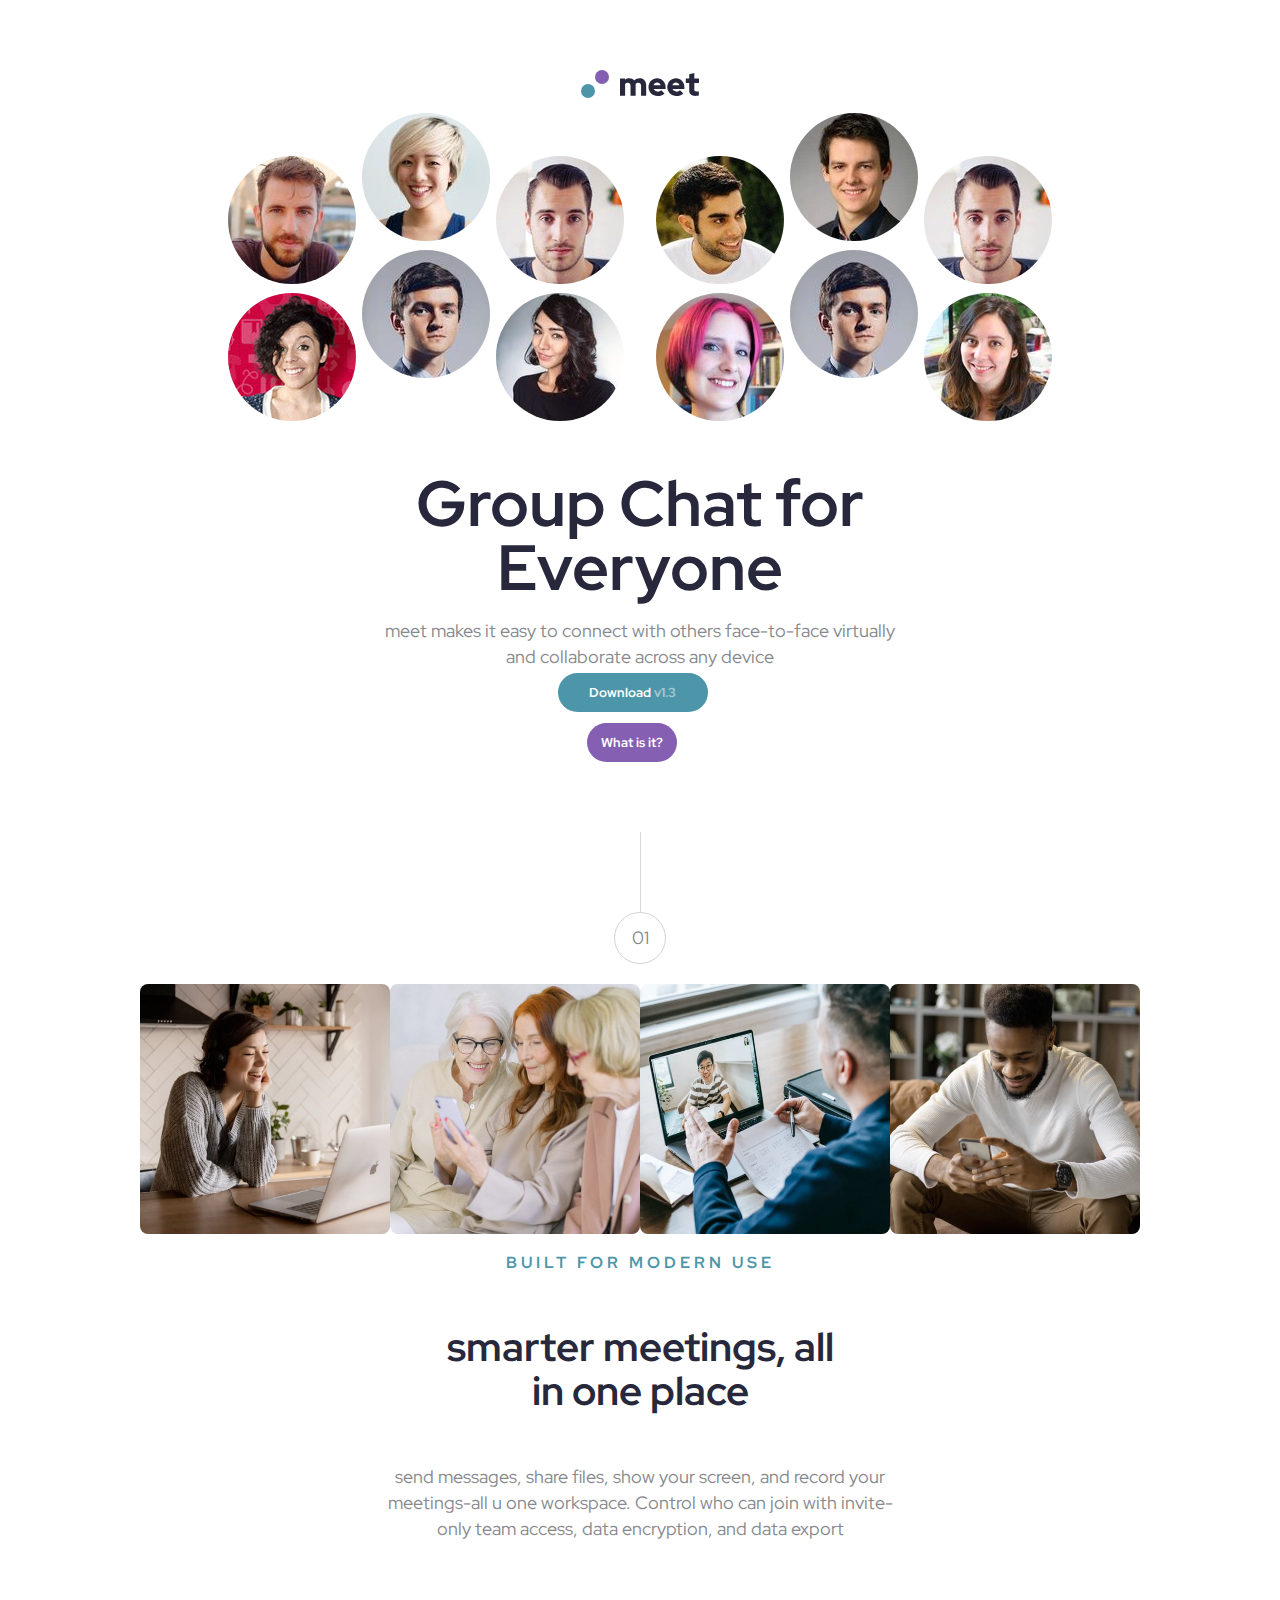
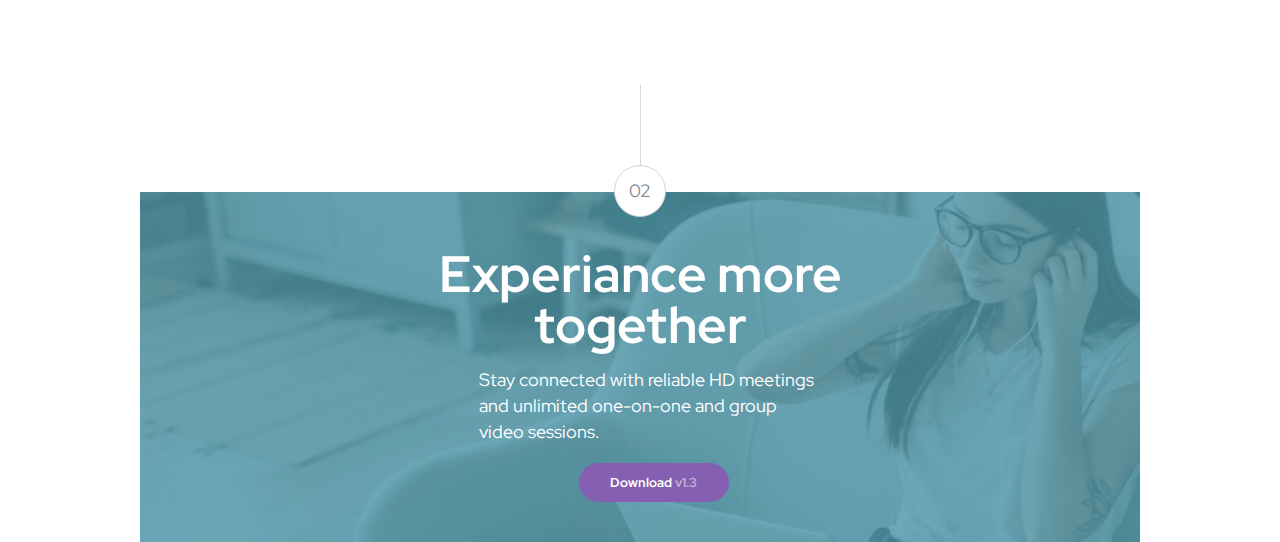
<file: index.html>
<!DOCTYPE html>
<html lang="en">

<head>
    <meta charset="UTF-8">
    <meta http-equiv="X-UA-Compatible" content="IE=edge">
    <meta name="viewport" content="width=device-width, initial-scale=1.0">
    <link rel="stylesheet" href="mainstil.css">
    <title>Zadatak</title>

</head>

<body>
    <div class="main_page">
        <div class="logo">
            <img src="images2/logo.svg" alt="">
        </div>
        <div class="headd">
            <div class="head_photos_left">
                <div class="first_coloumn">
                    <img class="picture" src="images2/image1.jpg" alt="">
                    <img class="picture" id="middle" src="images2/image2.jpg" alt="">
                    <img class="picture" src="images2/image3.jpg" alt="">
                </div>

                <div class="second_coloumn">
                    <img class="picture" src="images2/image4.jpg" alt="">
                    <img class="picture" id="middle" src="images2/image5.jpg" alt="">
                    <img class="picture" src="images2/image6.jpg" alt="">

                </div>



            </div>
            <div class="header">
                <h1>Group Chat for Everyone</h1>
                <p class="first_p">
                    meet makes it easy to connect with others face-to-face virtually
                    and collaborate across any device
                </p>
                <button class="teal_button">Download <span>v1.3</span></button>
                <button class="purple_button">What is it?</button>

            </div>
            <div class="head_photos_right">
                <div class="first_coloumn">
                    <img class="picture" src="images2/image7.jpg" alt="">
                    <img class="picture" id="middle" src="images2/image9.jpg" alt="">
                    <img class="picture" src="images2/image3.jpg" alt="">
                </div>

                <div class="second_coloumn">
                    <img class="picture" src="images2/image13.jpg" alt="">
                    <img class="picture" id="middle" src="images2/image5.jpg" alt="">
                    <img class="picture" src="images2/image12.jpg" alt="">

                </div>



            </div>
        </div>
        <div class="number upper">
            <div class="line "></div>
            <div class="circle "> 01</div>
        </div>

        <div class="images">
            <img class="photo" id="woman" src="images2/image-woman-in-videocall.jpg" alt="">
            <img class="photo" id="old" src="images2/image-women-videochatting.jpg" alt="">
            <img class="photo" id="boss" src="images2/image-men-in-meeting.jpg" alt="">
            <img class="photo" id="josh" src="images2/image-man-texting.jpg" alt="">

        </div>

        <p class="modern_use">
            built for modern use
        </p>
        <h2>
            smarter meetings, all <br /> in one place
        </h2>
        <p>
            send messages, share files, show your screen, and record your <br /> meetings-all u one workspace. Control
            who can
            join
            with invite- <br />
            only team access, data encryption, and data export
        </p>
        <div class="number">
            <div class="line"></div>
            <div class="circle"> 02</div>
        </div>
        <div class="footer">

            <h1 class="experiance"> Experiance more <br /> together</h1>
            <p class="last_paragraph">
                Stay connected with reliable HD meetings <br />
                and unlimited one-on-one and group <br />
                video sessions.
            </p>
            <button class="teal_button last_b ">Download <span>v1.3</span></button>


        </div>


    </div>

</body>

</html>
</file>
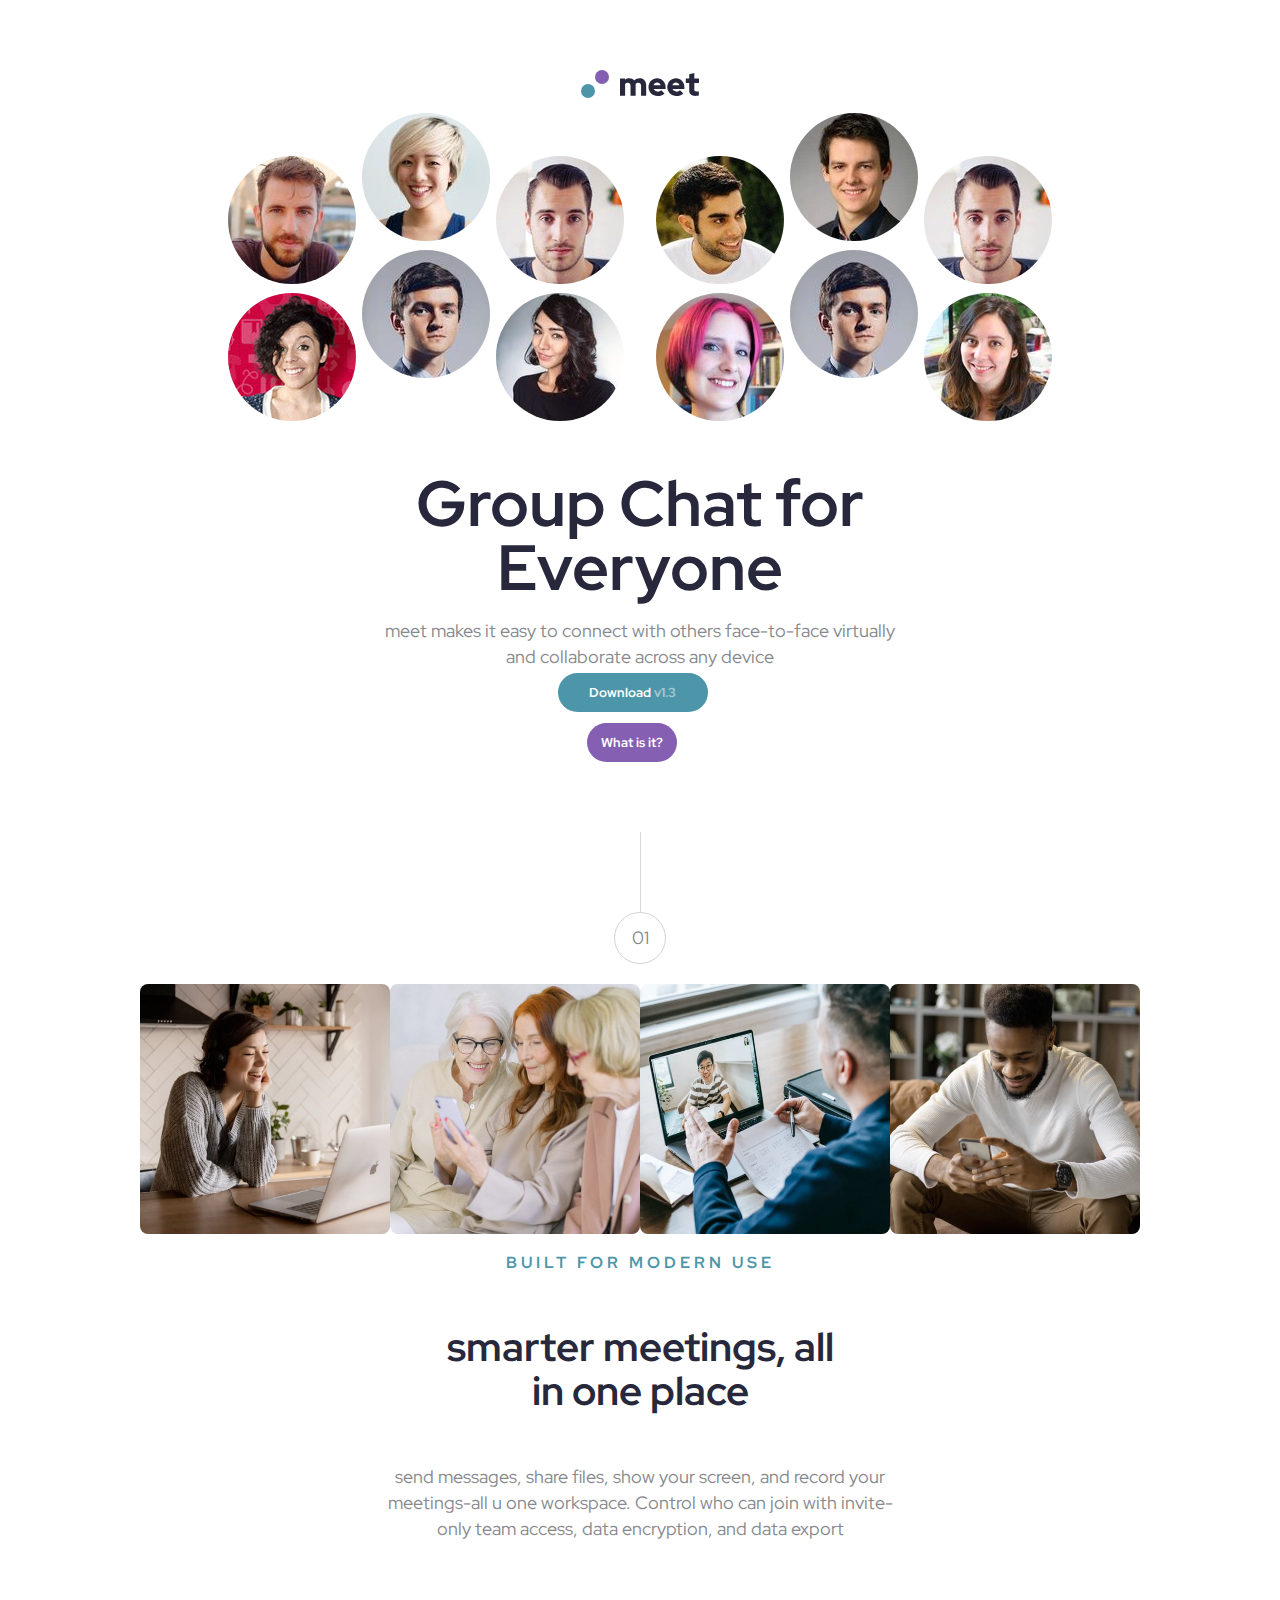
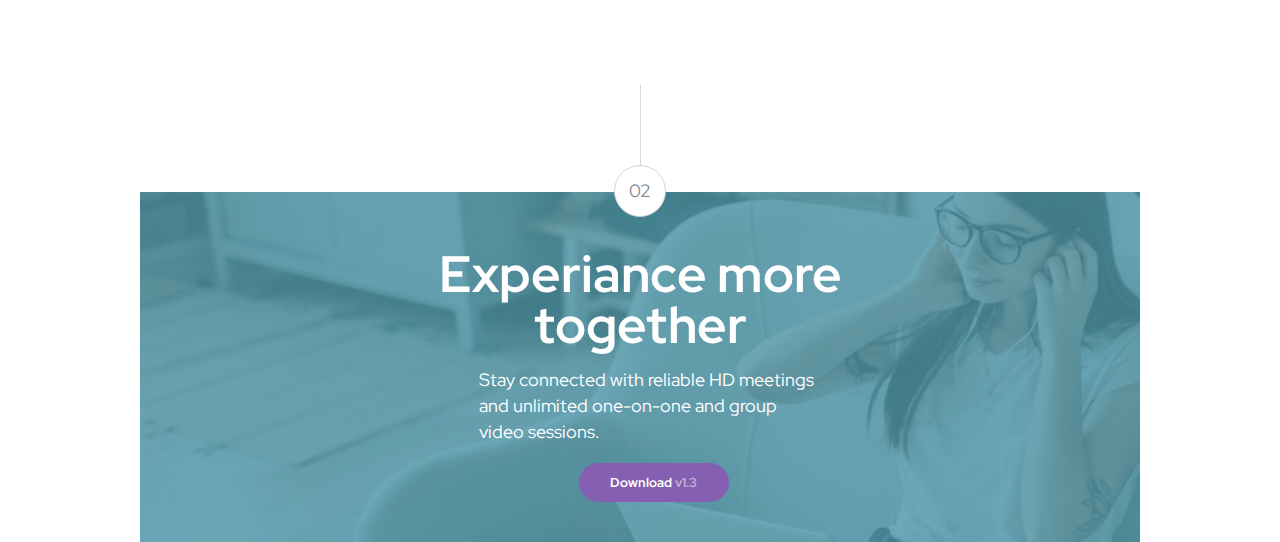
<file: index2.html>
<!DOCTYPE html>
<html lang="en">

<head>
    <meta charset="UTF-8">
    <meta http-equiv="X-UA-Compatible" content="IE=edge">
    <meta name="viewport" content="width=device-width, initial-scale=1.0">
    <link rel="stylesheet" href="still_2.css">
    <title>Zadatak 2</title>

</head>

<body>
    <div class="main_page">
        <div class="logo">
            <img src="images2/logo.svg" alt="">
        </div>
        <div class="headd">
            <div class="head_photos_left">
                <div class="first_coloumn">
                    <img class="picture" src="images2/image1.jpg" alt="">
                    <img class="picture" id="middle" src="images2/image2.jpg" alt="">
                    <img class="picture" src="images2/image3.jpg" alt="">
                </div>

                <div class="second_coloumn">
                    <img class="picture" src="images2/image4.jpg" alt="">
                    <img class="picture" id="middle" src="images2/image5.jpg" alt="">
                    <img class="picture" src="images2/image6.jpg" alt="">

                </div>



            </div>
            <div class="header">
                <h1>Group Chat for Everyone</h1>
                <p class="first_p">
                    meet makes it easy to connect with others face-to-face virtually
                    and collaborate across any device
                </p>
                <button class="teal_button">Download <span>v1.3</span></button>
                <button class="purple_button">What is it?</button>

            </div>
            <div class="head_photos_right">
                <div class="first_coloumn">
                    <img class="picture" src="images2/image7.jpg" alt="">
                    <img class="picture" id="middle" src="images2/image9.jpg" alt="">
                    <img class="picture" src="images2/image3.jpg" alt="">
                </div>

                <div class="second_coloumn">
                    <img class="picture" src="images2/image13.jpg" alt="">
                    <img class="picture" id="middle" src="images2/image5.jpg" alt="">
                    <img class="picture" src="images2/image12.jpg" alt="">

                </div>



            </div>
        </div>
        <div class="number upper">
            <div class="line "></div>
            <div class="circle "> 01</div>
        </div>

        <div class="images">
            <img class="photo" id="woman" src="images2/image-woman-in-videocall.jpg" alt="">
            <img class="photo" id="old" src="images2/image-women-videochatting.jpg" alt="">
            <img class="photo" id="boss" src="images2/image-men-in-meeting.jpg" alt="">
            <img class="photo" id="josh" src="images2/image-man-texting.jpg" alt="">

        </div>

        <p class="modern_use">
            built for modern use
        </p>
        <h2>
            smarter meetings, all <br /> in one place
        </h2>
        <p>
            send messages, share files, show your screen, and record your <br /> meetings-all u one workspace. Control
            who can
            join
            with invite- <br />
            only team access, data encryption, and data export
        </p>
        <div class="number">
            <div class="line"></div>
            <div class="circle"> 02</div>
        </div>
        <div class="footer">

            <h1 class="experiance"> Experiance more <br /> together</h1>
            <p class="last_paragraph">
                Stay connected with reliable HD meetings <br />
                and unlimited one-on-one and group <br />
                video sessions.
            </p>
            <button class="teal_button last_b ">Download <span>v1.3</span></button>


        </div>


    </div>

</body>

</html>
</file>
<file: mainstil.css>
@import url('https://fonts.googleapis.com/css2?family=Red+Hat+Display:wght@300;400;500;600;700;800;900&display=swap');
body{
    margin: 0;
    padding: 0;
    display: grid;
    background: #F2F2F2;
    font-family: 'Red Hat Display', sans-serif;
    font-size: 18px;
    line-height: 26px;
    color: #87898d;
    
}

.main_page{
    display: grid;
    padding-top: 70px;
    background-color: white;
    justify-content: center;
    text-align: center;  
    box-sizing: border-box;
    
    
  
}
.images{
 display:grid;
 justify-content: space-evenly;
 grid-template-areas: 
 'woman  old boss josh';
 

}
.photo{
    display: grid;
    width: 250px;
    height: 250px; 
    border-radius: 8px; 
    
    
}
#woman{
    grid-area: woman;
}

#babas{ 
    grid-area: old;
}

#boss{
    grid-area: boss;
}

#josh{
    grid-area: josh;
}

h1{
    font-size: 64px;
    line-height: 64px;
    color: rgb(40,40,61);
    
    
}
h2{
 font-size: 40px;
 line-height: 44px;
 color: rgb(40,40,61);
}
.modern_use{
    font-size: 16px;
    line-height: 26px;
    letter-spacing: 4px;
    text-transform: uppercase;
    color: #4d96a9;
    font-weight: 700;
}
button{
    border-radius: 20px;
    font-family: 'Red Hat Display', sans-serif; 
    font-weight: 700;
    border-color: transparent;
    height: 39px;
    

} 
.teal_button{
    color: white;
    background-color: #4d96a9;
    width: 150px;
}
.purple_button{
    color: white;
   background-color: #855fb1;
   width: 90px;
}
.teal_button:hover{
    cursor: pointer;
    background-color: #8FE3F9;
}
.purple_button:hover{
    cursor: pointer;
    background-color: #D9B8FF;
}
span{
    opacity: 50%;
     
}
.number {
    display: flex;
    flex-direction: column;
    align-items: center;
    margin-top: 100px; 
 }
 .upper{
    position: relative;
      top: -45px;
   }
  
  .line {
    width: 1px;
    height: 80px;
    background-color: #d8d8d8;
    position: relative;
    top: 25px;
    display: flex;
   
  }
 
     
  
.circle{
     border: 1px solid lightgrey;
     display: flex;
     width: 50px;
     height: 50px;
     align-items: center;
     justify-content: center;
     border-radius: 50%;
     position: relative;
     top: 25px;
     background-color: white;
}
  .picture{
      border: 1px solid transparent;
      border-radius: 50%;
}

.picture:hover{
    cursor: pointer;
    transform: scale(1.2);
    transition: 1s;
}

  .head_photos_left{
      margin-top: 50px;
    display: grid;
    justify-content: left;
    grid-area: head_photos_left;
    
    
}

.header{
    grid-area: header;
    margin: auto;
    text-align: center;
    width: 65%;
    
}

#middle{
    position: relative;
    top: -43px;
}
.head_photos_right{
    margin-top: 50px;
  display: grid;
  justify-content: right;
  grid-area: head_photos_right;}

  .headd{
      display: grid;
      grid-template-areas: 'head_photos_left  header  head_photos_right';
      
  }
  .footer{

    background-image: linear-gradient(  rgba(77, 150, 169, 0.8), rgba(77, 150, 169, 0.8) ), url(images2/image-footer.jpg);
    background-size: cover;
    display: flex;
    height: 300px;
    text-align: left;
    align-items: center;
  }
  .experiance{

    color: white;
    align-items: center;
    justify-content: center;
    transform: scale(0.8);
  }
  .last_paragraph{
      color: white;
      align-items: center;
      justify-content: center;
      text-align: left;
      margin-left: 90px;

  }
  .last_b{
   margin-right: 0px;
    background-color: #855fb1;
    position: relative;
    right: -280px;

  }
  .last_b:hover{
      background-color: #D9B8FF;
  }

@media(max-width:1400px){
    .headd{
        display: grid;
        grid-template-areas: 'head_photos_left head_photos_right'
                                '  header   header ' ;
      grid-column-gap: 30px;
      justify-content: center;
    }
    .purple_button{
      
       position: relative;
      left: -85px;
      top: 10px;   
    }

    .first_p{
        position:relative;
        top: -25px;;
    }
button {
    position: relative;
    left: 40px;
    top: -40px;
}
.footer{
  display: grid;
  text-align: center;
  justify-content: center;
  height: 350px;
 
  
}

.last_paragraph{
    margin-top: -40px;
}
.last_b{
    margin-top: 38px;
    margin-left: 150px;
}
}
</file>
<file: still_2.css>
@import url('https://fonts.googleapis.com/css2?family=Red+Hat+Display:wght@300;400;500;600;700;800;900&display=swap');
body{
    margin: 0;
    padding: 0;
    display: grid;
    background: #F2F2F2;
    font-family: 'Red Hat Display', sans-serif;
    font-size: 18px;
    line-height: 26px;
    color: #87898d;
    
}

.main_page{
    display: grid;
    padding-top: 70px;
    background-color: white;
    justify-content: center;
    text-align: center;  
    box-sizing: border-box;
    
    
  
}
.images{
 display:grid;
 justify-content: space-evenly;
 grid-template-areas: 
 'woman  old boss josh';
 

}
.photo{
    display: grid;
    width: 250px;
    height: 250px; 
    border-radius: 8px; 
    
    
}
#woman{
    grid-area: woman;
}

#babas{ 
    grid-area: old;
}

#boss{
    grid-area: boss;
}

#josh{
    grid-area: josh;
}

h1{
    font-size: 64px;
    line-height: 64px;
    color: rgb(40,40,61);
    
    
}
h2{
 font-size: 40px;
 line-height: 44px;
 color: rgb(40,40,61);
}
.modern_use{
    font-size: 16px;
    line-height: 26px;
    letter-spacing: 4px;
    text-transform: uppercase;
    color: #4d96a9;
    font-weight: 700;
}
button{
    border-radius: 20px;
    font-family: 'Red Hat Display', sans-serif; 
    font-weight: 700;
    border-color: transparent;
    height: 39px;
    

} 
.teal_button{
    color: white;
    background-color: #4d96a9;
    width: 150px;
}
.purple_button{
    color: white;
   background-color: #855fb1;
   width: 90px;
}
.teal_button:hover{
    cursor: pointer;
    background-color: #8FE3F9;
}
.purple_button:hover{
    cursor: pointer;
    background-color: #D9B8FF;
}
span{
    opacity: 50%;
     
}
.number {
    display: flex;
    flex-direction: column;
    align-items: center;
    margin-top: 100px; 
 }
 .upper{
    position: relative;
      top: -45px;
   }
  
  .line {
    width: 1px;
    height: 80px;
    background-color: #d8d8d8;
    position: relative;
    top: 25px;
    display: flex;
   
  }
 
     
  
.circle{
     border: 1px solid lightgrey;
     display: flex;
     width: 50px;
     height: 50px;
     align-items: center;
     justify-content: center;
     border-radius: 50%;
     position: relative;
     top: 25px;
     background-color: white;
}
  .picture{
      border: 1px solid transparent;
      border-radius: 50%;
}

.picture:hover{
    cursor: pointer;
    transform: scale(1.2);
    transition: 1s;
}

  .head_photos_left{
      margin-top: 50px;
    display: grid;
    justify-content: left;
    grid-area: head_photos_left;
    
    
}

.header{
    grid-area: header;
    margin: auto;
    text-align: center;
    width: 65%;
    
}

#middle{
    position: relative;
    top: -43px;
}
.head_photos_right{
    margin-top: 50px;
  display: grid;
  justify-content: right;
  grid-area: head_photos_right;}

  .headd{
      display: grid;
      grid-template-areas: 'head_photos_left  header  head_photos_right';
      
  }
  .footer{

    background-image: linear-gradient(  rgba(77, 150, 169, 0.8), rgba(77, 150, 169, 0.8) ), url(images2/image-footer.jpg);
    background-size: cover;
    display: flex;
    height: 300px;
    text-align: left;
    align-items: center;
  }
  .experiance{

    color: white;
    align-items: center;
    justify-content: center;
    transform: scale(0.8);
  }
  .last_paragraph{
      color: white;
      align-items: center;
      justify-content: center;
      text-align: left;
      margin-left: 90px;

  }
  .last_b{
   margin-right: 0px;
    background-color: #855fb1;
    position: relative;
    right: -280px;

  }
  .last_b:hover{
      background-color: #D9B8FF;
  }

@media(max-width:1400px){
    .headd{
        display: grid;
        grid-template-areas: 'head_photos_left head_photos_right'
                                '  header   header ' ;
      grid-column-gap: 30px;
      justify-content: center;
    }
    .purple_button{
      
       position: relative;
      left: -85px;
      top: 10px;   
    }

    .first_p{
        position:relative;
        top: -25px;;
    }
button {
    position: relative;
    left: 40px;
    top: -40px;
}
.footer{
  display: grid;
  text-align: center;
  justify-content: center;
  height: 350px;
 
  
}

.last_paragraph{
    margin-top: -40px;
}
.last_b{
    margin-top: 38px;
    margin-left: 150px;
}
}
</file>
